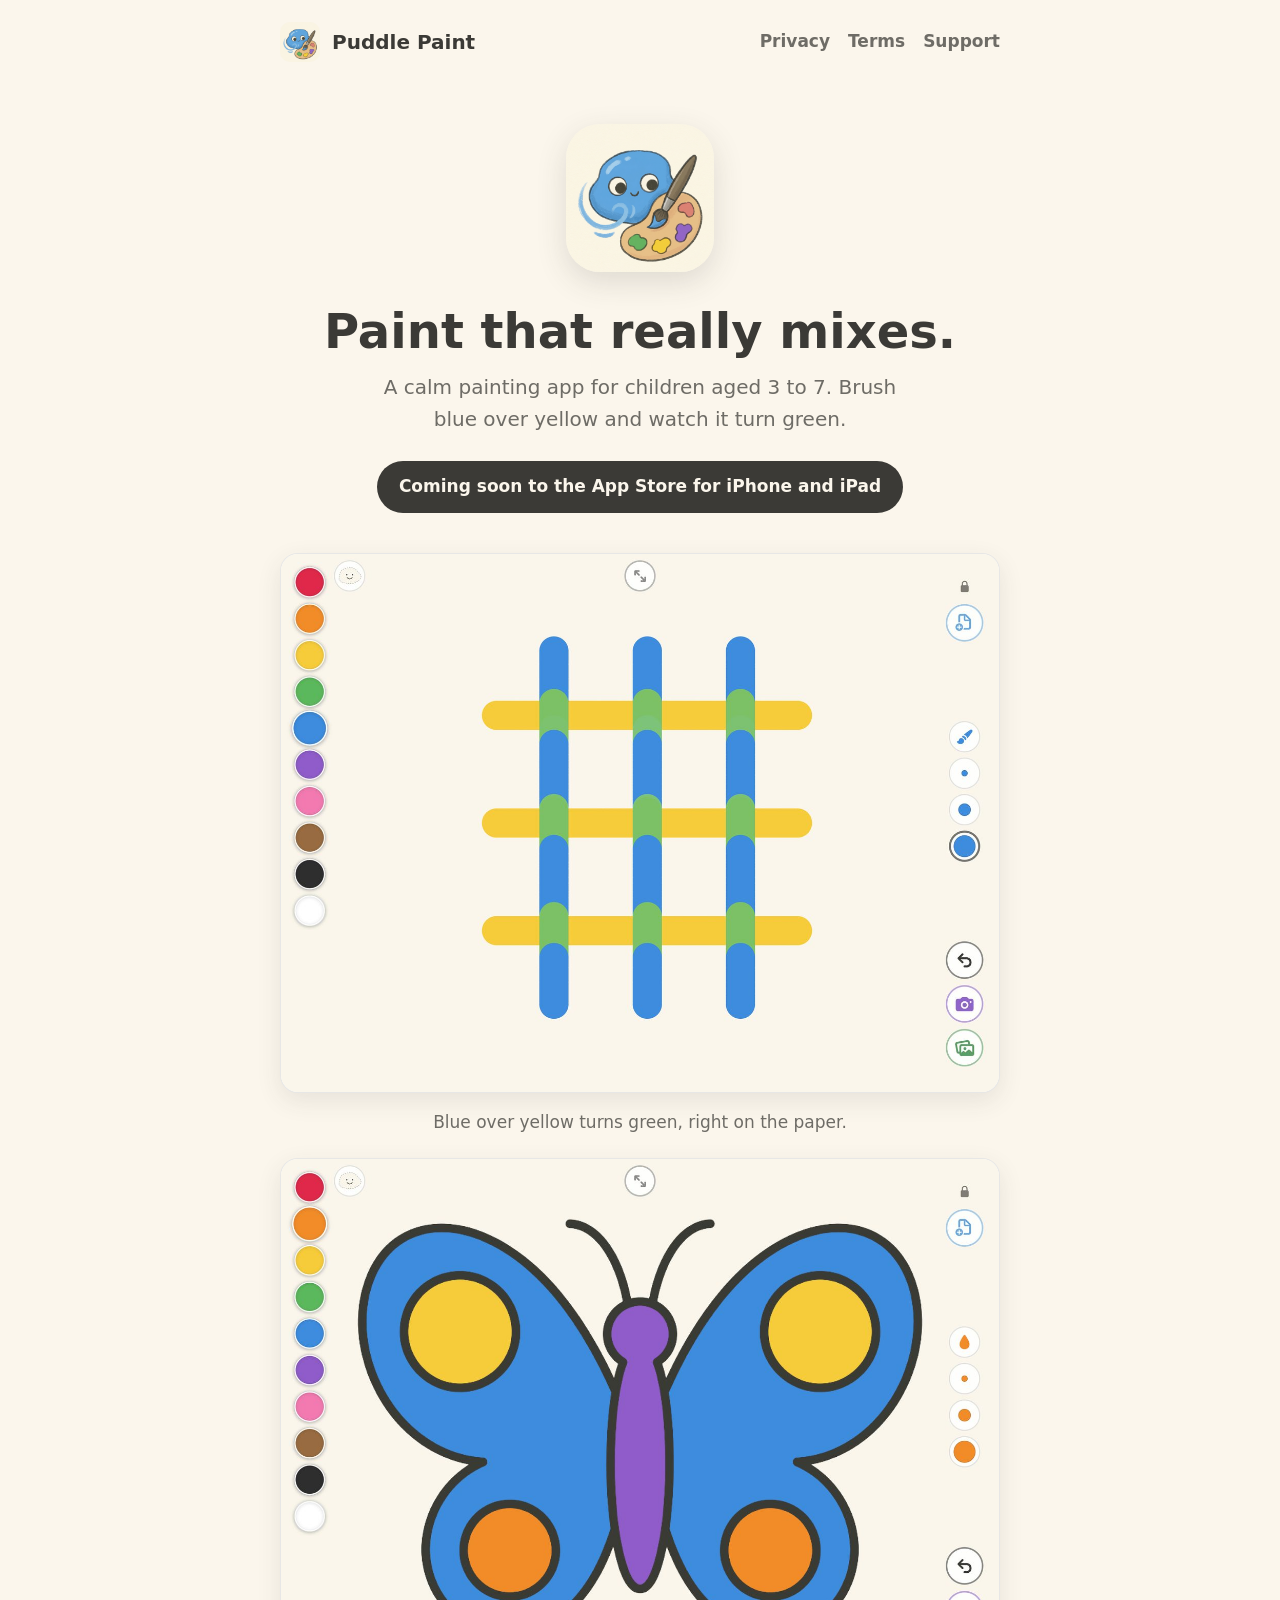
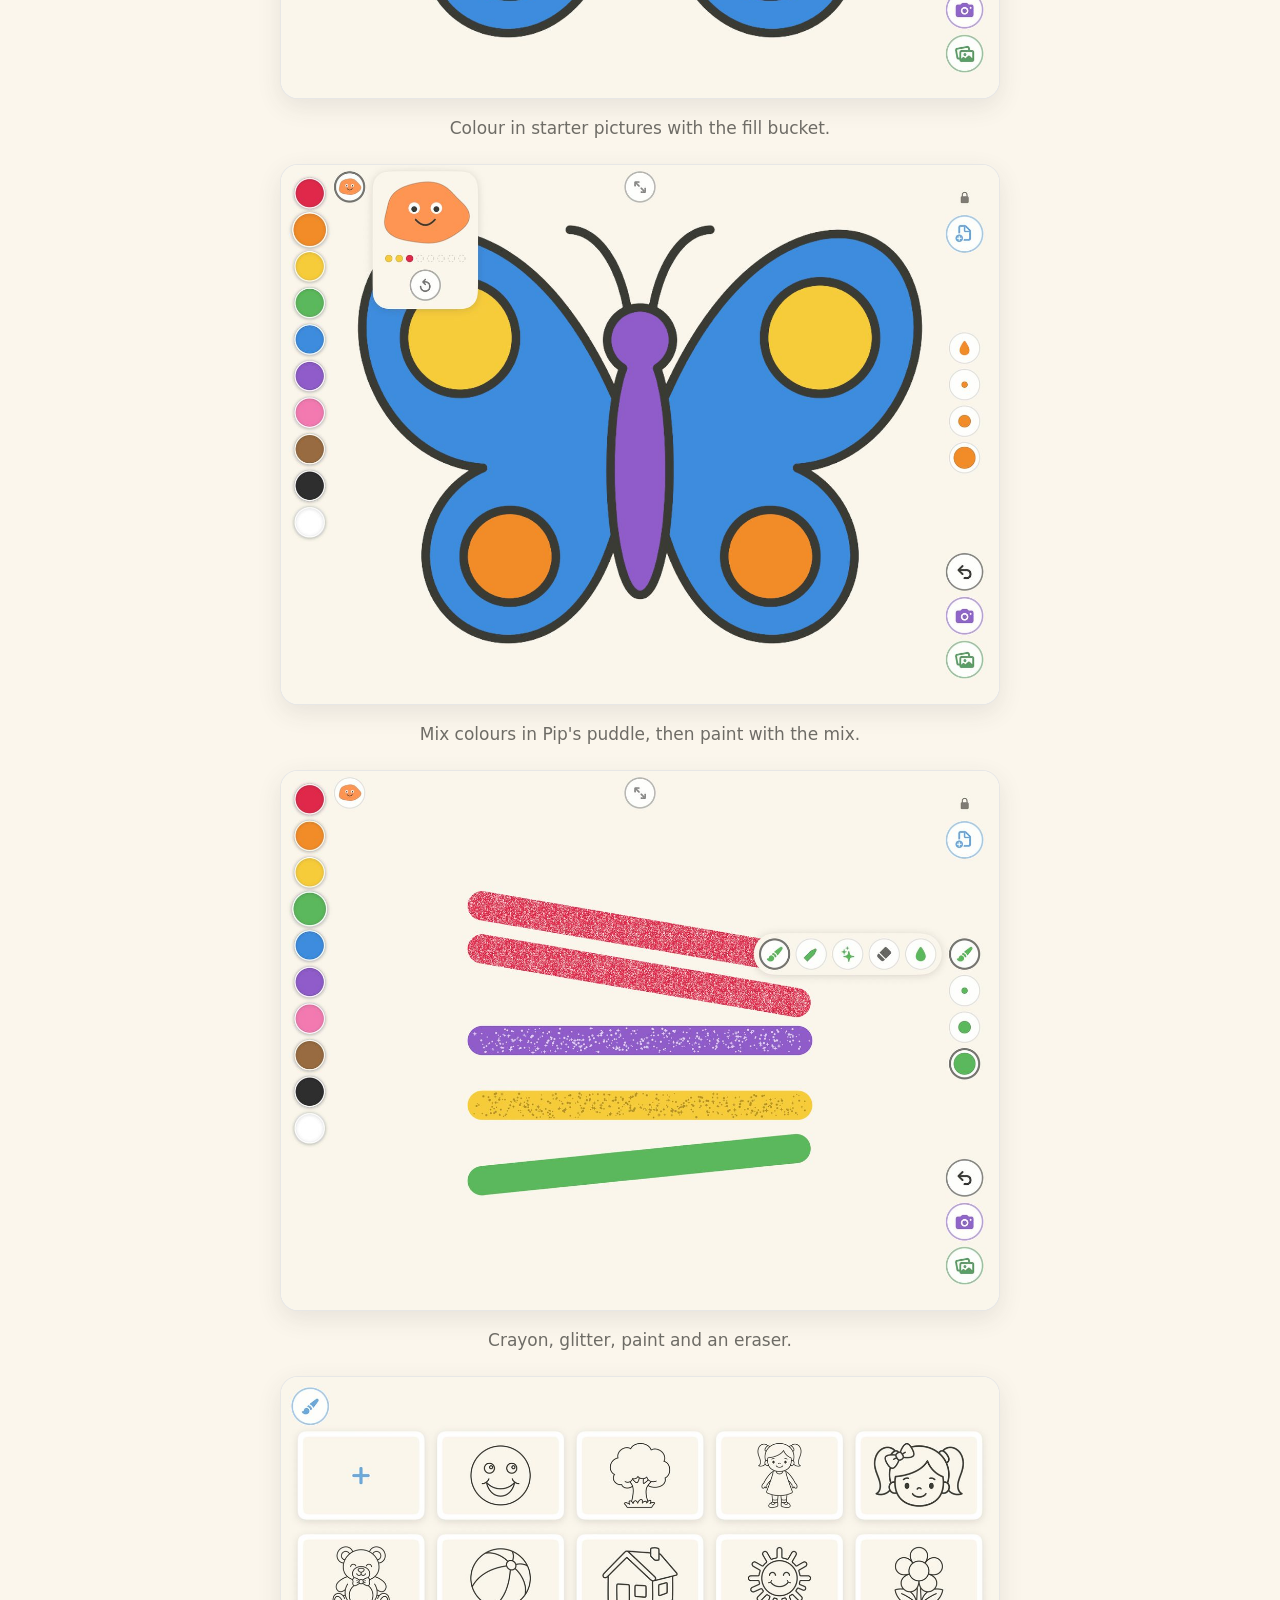
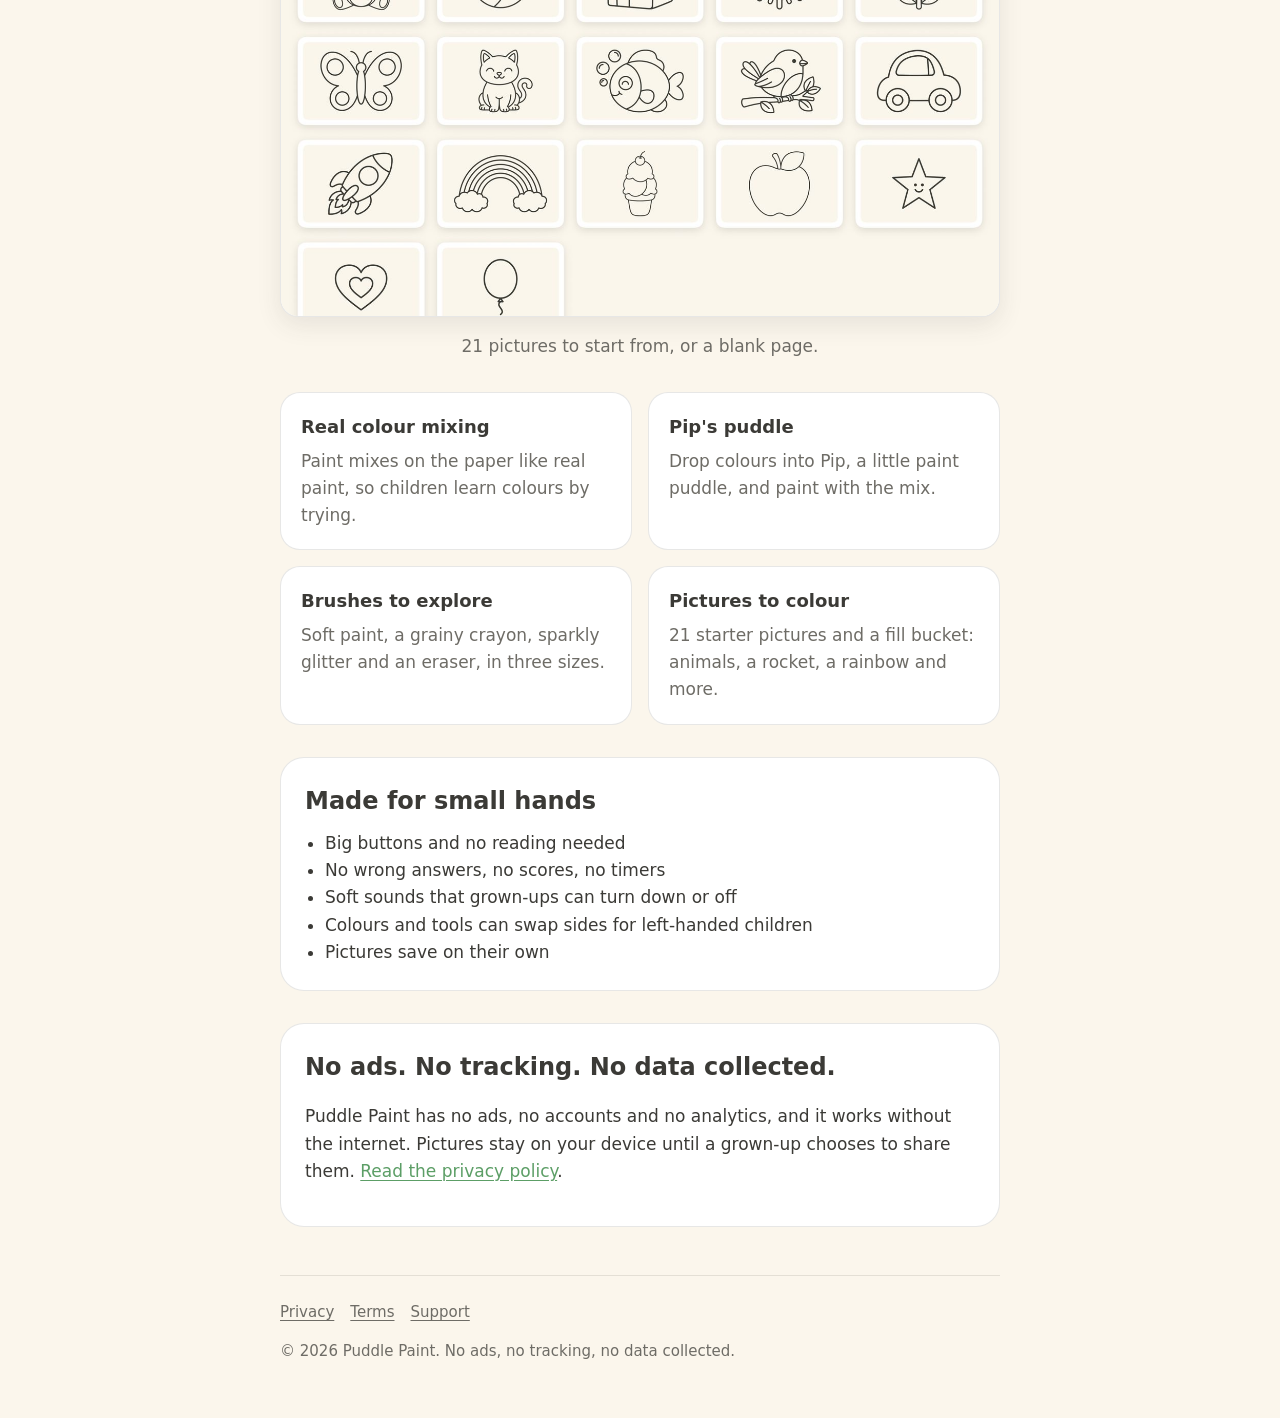
<file: index.html>
<!doctype html>
<html lang="en">
<head>
<meta charset="utf-8">
<meta name="viewport" content="width=device-width, initial-scale=1">
<title>Puddle Paint: a calm painting app for children</title>
<meta name="description" content="A calm, ad-free painting app for children aged 3 to 7, where paint really mixes. No ads, no tracking, no data collected.">
<link rel="canonical" href="https://delphidesigner.github.io/puddlepaint/">
<meta name="theme-color" content="#FBF6EC">
<meta property="og:type" content="website">
<meta property="og:site_name" content="Puddle Paint">
<meta property="og:title" content="Puddle Paint: a calm painting app for children">
<meta property="og:description" content="A calm, ad-free painting app for children aged 3 to 7, where paint really mixes. No ads, no tracking, no data collected.">
<meta property="og:url" content="https://delphidesigner.github.io/puddlepaint/">
<meta property="og:image" content="https://delphidesigner.github.io/puddlepaint/assets/og-image.jpg">
<meta property="og:image:width" content="1200">
<meta property="og:image:height" content="630">
<meta property="og:image:alt" content="A child's butterfly painting in Puddle Paint">
<meta name="twitter:card" content="summary_large_image">
<link rel="apple-touch-icon" href="assets/icon.png">
<script type="application/ld+json">{"@context": "https://schema.org", "@type": "MobileApplication", "name": "Puddle Paint", "operatingSystem": "iOS", "applicationCategory": "EducationalApplication", "description": "A calm, ad-free painting app for children aged 3 to 7, where paint really mixes. No ads, no tracking, no data collected.", "url": "https://delphidesigner.github.io/puddlepaint/", "image": "https://delphidesigner.github.io/puddlepaint/assets/icon.png", "offers": {"@type": "Offer", "price": "0", "priceCurrency": "USD"}, "audience": {"@type": "PeopleAudience", "suggestedMinAge": 3, "suggestedMaxAge": 7}}</script>
<link rel="icon" href="assets/favicon.png">
<link rel="stylesheet" href="assets/style.css">
</head>
<body>
<div class="wrap">
<header class="site">
  <a class="brand" href="index.html"><img src="assets/icon.png" alt="">Puddle Paint</a>
  <nav><a href="privacy.html">Privacy</a><a href="terms.html">Terms</a><a href="support.html">Support</a></nav>
</header>
<main>
<section class="hero">
  <img src="assets/icon.png" alt="The Puddle Paint app icon: Pip, a happy paint puddle, with a brush">
  <h1>Paint that really mixes.</h1>
  <p class="lead">A calm painting app for children aged 3 to 7. Brush blue over yellow and watch it turn green.</p>
  <span class="badge">Coming soon to the App Store for iPhone and iPad</span>
</section>
<section class="shots" aria-label="Screenshots">
  <figure>
    <picture>
      <source media="(min-width: 700px)" srcset="assets/screens/ipad-1-mixing.jpg">
      <img src="assets/screens/iphone-1-mixing.jpg" alt="Blue over yellow turns green, right on the paper." loading="lazy" width="1400" height="644">
    </picture>
    <figcaption>Blue over yellow turns green, right on the paper.</figcaption>
  </figure>
  <figure>
    <picture>
      <source media="(min-width: 700px)" srcset="assets/screens/ipad-2-colouring.jpg">
      <img src="assets/screens/iphone-2-colouring.jpg" alt="Colour in starter pictures with the fill bucket." loading="lazy" width="1400" height="644">
    </picture>
    <figcaption>Colour in starter pictures with the fill bucket.</figcaption>
  </figure>
  <figure>
    <picture>
      <source media="(min-width: 700px)" srcset="assets/screens/ipad-3-puddle.jpg">
      <img src="assets/screens/iphone-3-puddle.jpg" alt="Mix colours in Pip's puddle, then paint with the mix." loading="lazy" width="1400" height="644">
    </picture>
    <figcaption>Mix colours in Pip's puddle, then paint with the mix.</figcaption>
  </figure>
  <figure>
    <picture>
      <source media="(min-width: 700px)" srcset="assets/screens/ipad-4-brushes.jpg">
      <img src="assets/screens/iphone-4-brushes.jpg" alt="Crayon, glitter, paint and an eraser." loading="lazy" width="1400" height="644">
    </picture>
    <figcaption>Crayon, glitter, paint and an eraser.</figcaption>
  </figure>
  <figure>
    <picture>
      <source media="(min-width: 700px)" srcset="assets/screens/ipad-5-starters.jpg">
      <img src="assets/screens/iphone-5-starters.jpg" alt="21 pictures to start from, or a blank page." loading="lazy" width="1400" height="644">
    </picture>
    <figcaption>21 pictures to start from, or a blank page.</figcaption>
  </figure>
</section>
<section class="cards">
  <div class="card"><h3>Real colour mixing</h3><p>Paint mixes on the paper like real paint, so children learn colours by trying.</p></div>
  <div class="card"><h3>Pip's puddle</h3><p>Drop colours into Pip, a little paint puddle, and paint with the mix.</p></div>
  <div class="card"><h3>Brushes to explore</h3><p>Soft paint, a grainy crayon, sparkly glitter and an eraser, in three sizes.</p></div>
  <div class="card"><h3>Pictures to colour</h3><p>21 starter pictures and a fill bucket: animals, a rocket, a rainbow and more.</p></div>
</section>
<section class="promise">
  <h2 style="margin-top:0">Made for small hands</h2>
  <ul>
    <li>Big buttons and no reading needed</li>
    <li>No wrong answers, no scores, no timers</li>
    <li>Soft sounds that grown-ups can turn down or off</li>
    <li>Colours and tools can swap sides for left-handed children</li>
    <li>Pictures save on their own</li>
  </ul>
</section>
<section class="promise">
  <h2 style="margin-top:0">No ads. No tracking. No data collected.</h2>
  <p>Puddle Paint has no ads, no accounts and no analytics, and it works without the internet. Pictures stay on your device until a grown-up chooses to share them. <a href="privacy.html">Read the privacy policy</a>.</p>
</section>
</main>
<footer>
  <a href="privacy.html">Privacy</a><a href="terms.html">Terms</a><a href="support.html">Support</a>
  <p>© 2026 Puddle Paint. No ads, no tracking, no data collected.</p>
</footer>
</div>
</body>
</html>
</file>
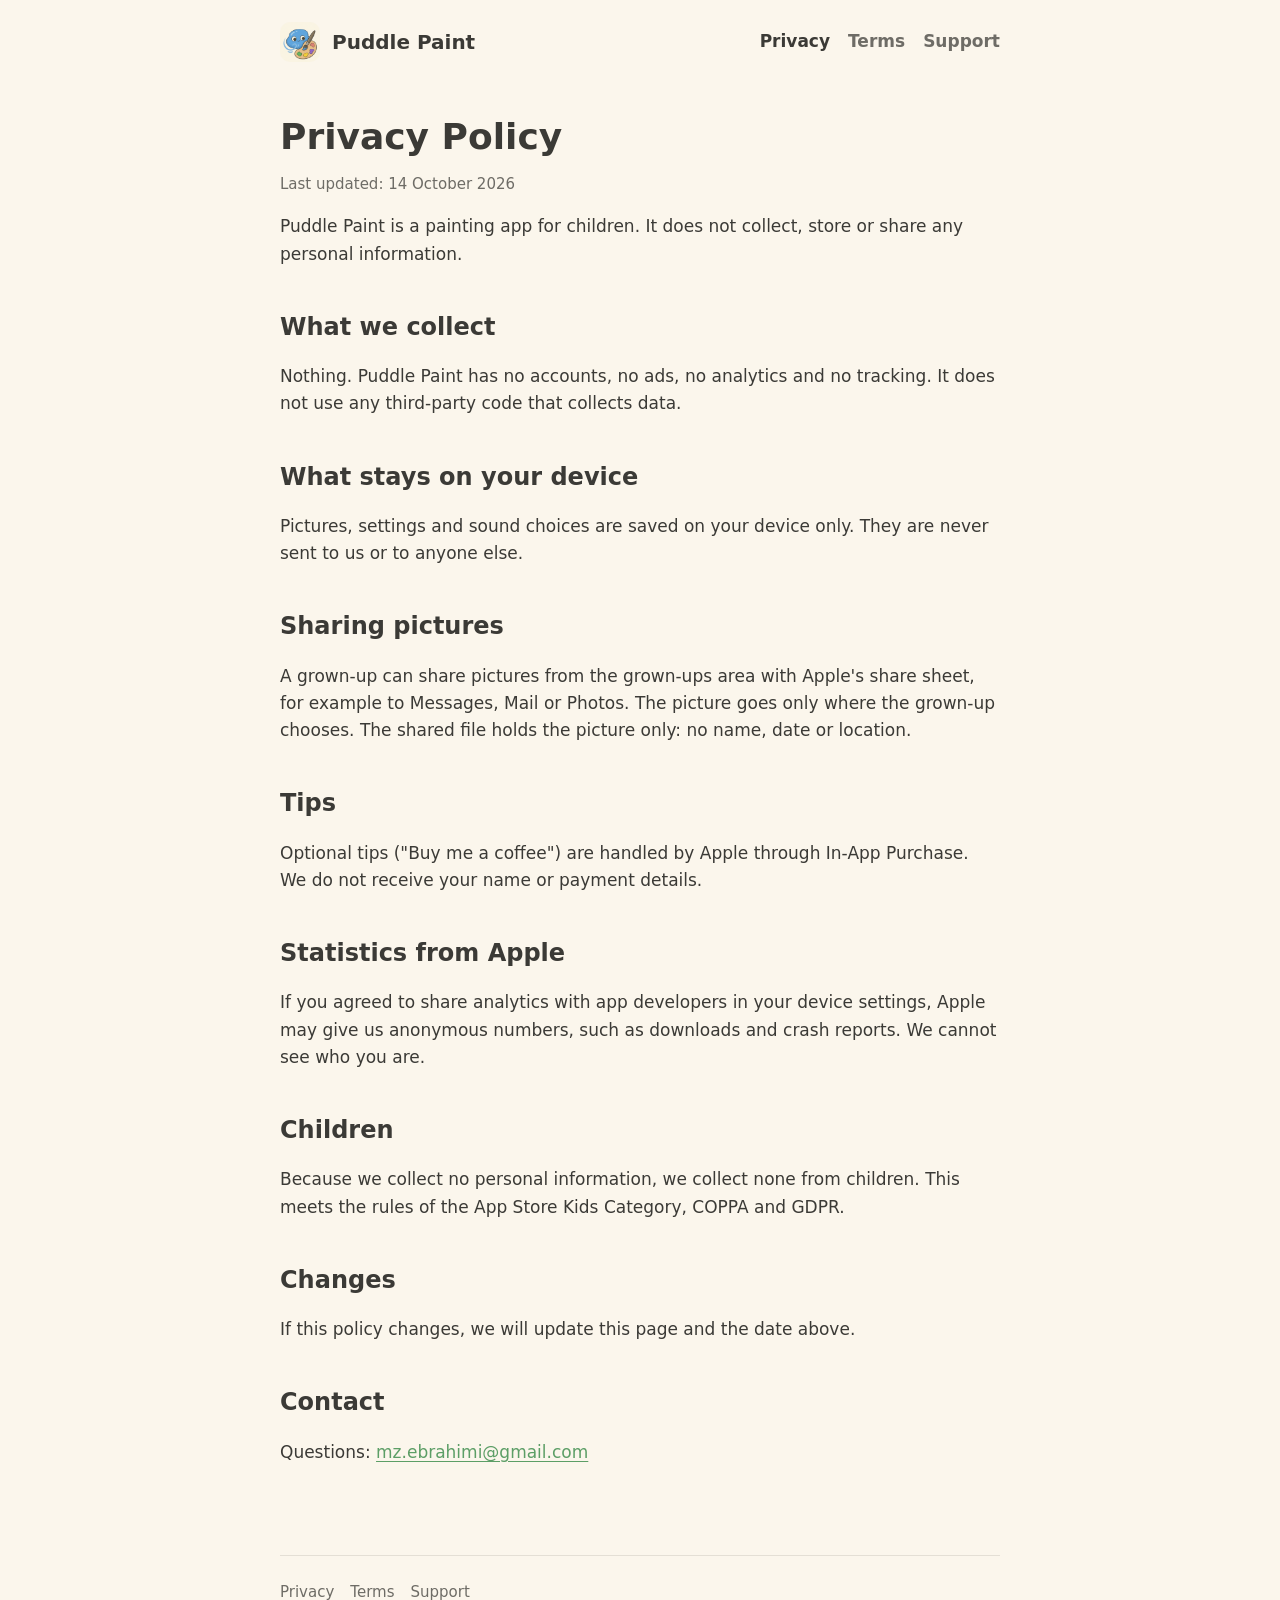
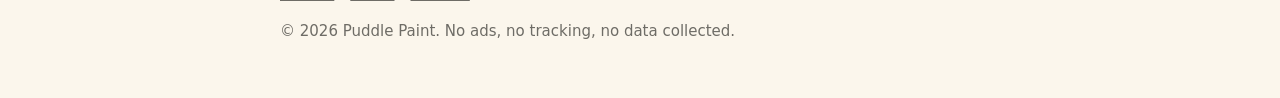
<file: privacy.html>
<!doctype html>
<html lang="en">
<head>
<meta charset="utf-8">
<meta name="viewport" content="width=device-width, initial-scale=1">
<title>Privacy Policy · Puddle Paint</title>
<meta name="description" content="Puddle Paint collects no data: no accounts, no ads, no analytics, no tracking.">
<link rel="canonical" href="https://delphidesigner.github.io/puddlepaint/privacy.html">
<meta name="theme-color" content="#FBF6EC">
<meta property="og:type" content="website">
<meta property="og:site_name" content="Puddle Paint">
<meta property="og:title" content="Privacy Policy · Puddle Paint">
<meta property="og:description" content="Puddle Paint collects no data: no accounts, no ads, no analytics, no tracking.">
<meta property="og:url" content="https://delphidesigner.github.io/puddlepaint/privacy.html">
<meta property="og:image" content="https://delphidesigner.github.io/puddlepaint/assets/og-image.jpg">
<meta property="og:image:width" content="1200">
<meta property="og:image:height" content="630">
<meta property="og:image:alt" content="A child's butterfly painting in Puddle Paint">
<meta name="twitter:card" content="summary_large_image">
<link rel="apple-touch-icon" href="assets/icon.png">
<link rel="icon" href="assets/favicon.png">
<link rel="stylesheet" href="assets/style.css">
</head>
<body>
<div class="wrap">
<header class="site">
  <a class="brand" href="index.html"><img src="assets/icon.png" alt="">Puddle Paint</a>
  <nav><a href="privacy.html" aria-current="page">Privacy</a><a href="terms.html">Terms</a><a href="support.html">Support</a></nav>
</header>
<article>
<h1>Privacy Policy</h1>
<p class="updated">Last updated: 14 October 2026</p>
<p>Puddle Paint is a painting app for children. It does not collect, store or share any personal information.</p>
<h2>What we collect</h2>
<p>Nothing. Puddle Paint has no accounts, no ads, no analytics and no tracking. It does not use any third-party code that collects data.</p>
<h2>What stays on your device</h2>
<p>Pictures, settings and sound choices are saved on your device only. They are never sent to us or to anyone else.</p>
<h2>Sharing pictures</h2>
<p>A grown-up can share pictures from the grown-ups area with Apple's share sheet, for example to Messages, Mail or Photos. The picture goes only where the grown-up chooses. The shared file holds the picture only: no name, date or location.</p>
<h2>Tips</h2>
<p>Optional tips ("Buy me a coffee") are handled by Apple through In-App Purchase. We do not receive your name or payment details.</p>
<h2>Statistics from Apple</h2>
<p>If you agreed to share analytics with app developers in your device settings, Apple may give us anonymous numbers, such as downloads and crash reports. We cannot see who you are.</p>
<h2>Children</h2>
<p>Because we collect no personal information, we collect none from children. This meets the rules of the App Store Kids Category, COPPA and GDPR.</p>
<h2>Changes</h2>
<p>If this policy changes, we will update this page and the date above.</p>
<h2>Contact</h2>
<p>Questions: <a href="mailto:mz.ebrahimi@gmail.com">mz.ebrahimi@gmail.com</a></p>
</article>
<footer>
  <a href="privacy.html">Privacy</a><a href="terms.html">Terms</a><a href="support.html">Support</a>
  <p>© 2026 Puddle Paint. No ads, no tracking, no data collected.</p>
</footer>
</div>
</body>
</html>
</file>
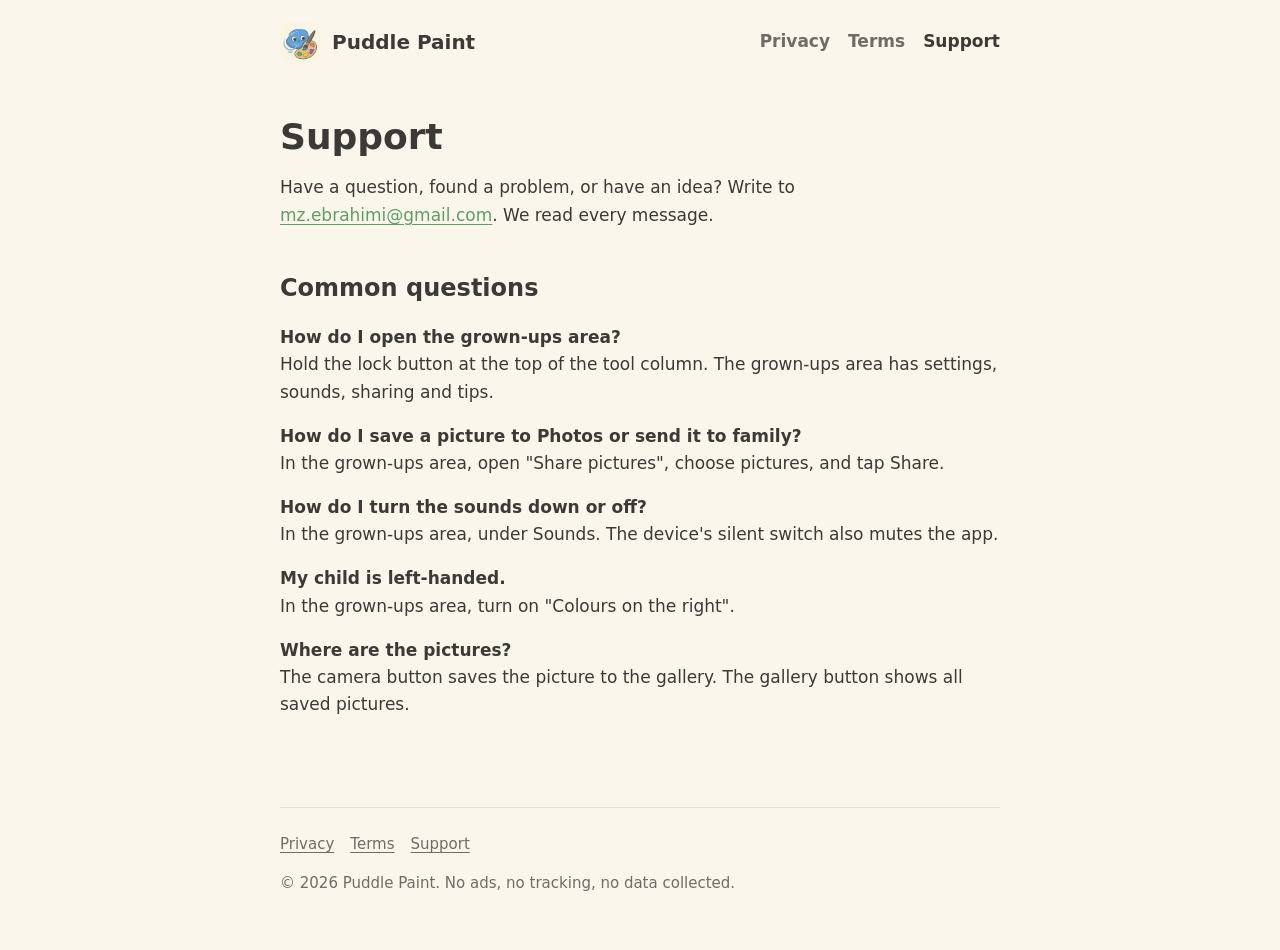
<file: support.html>
<!doctype html>
<html lang="en">
<head>
<meta charset="utf-8">
<meta name="viewport" content="width=device-width, initial-scale=1">
<title>Support · Puddle Paint</title>
<meta name="description" content="Help and contact for Puddle Paint, a calm painting app for children.">
<link rel="canonical" href="https://delphidesigner.github.io/puddlepaint/support.html">
<meta name="theme-color" content="#FBF6EC">
<meta property="og:type" content="website">
<meta property="og:site_name" content="Puddle Paint">
<meta property="og:title" content="Support · Puddle Paint">
<meta property="og:description" content="Help and contact for Puddle Paint, a calm painting app for children.">
<meta property="og:url" content="https://delphidesigner.github.io/puddlepaint/support.html">
<meta property="og:image" content="https://delphidesigner.github.io/puddlepaint/assets/og-image.jpg">
<meta property="og:image:width" content="1200">
<meta property="og:image:height" content="630">
<meta property="og:image:alt" content="A child's butterfly painting in Puddle Paint">
<meta name="twitter:card" content="summary_large_image">
<link rel="apple-touch-icon" href="assets/icon.png">
<link rel="icon" href="assets/favicon.png">
<link rel="stylesheet" href="assets/style.css">
</head>
<body>
<div class="wrap">
<header class="site">
  <a class="brand" href="index.html"><img src="assets/icon.png" alt="">Puddle Paint</a>
  <nav><a href="privacy.html">Privacy</a><a href="terms.html">Terms</a><a href="support.html" aria-current="page">Support</a></nav>
</header>
<article>
<h1>Support</h1>
<p>Have a question, found a problem, or have an idea? Write to <a href="mailto:mz.ebrahimi@gmail.com">mz.ebrahimi@gmail.com</a>. We read every message.</p>
<h2>Common questions</h2>
<p><strong>How do I open the grown-ups area?</strong><br>Hold the lock button at the top of the tool column. The grown-ups area has settings, sounds, sharing and tips.</p>
<p><strong>How do I save a picture to Photos or send it to family?</strong><br>In the grown-ups area, open "Share pictures", choose pictures, and tap Share.</p>
<p><strong>How do I turn the sounds down or off?</strong><br>In the grown-ups area, under Sounds. The device's silent switch also mutes the app.</p>
<p><strong>My child is left-handed.</strong><br>In the grown-ups area, turn on "Colours on the right".</p>
<p><strong>Where are the pictures?</strong><br>The camera button saves the picture to the gallery. The gallery button shows all saved pictures.</p>
</article>
<footer>
  <a href="privacy.html">Privacy</a><a href="terms.html">Terms</a><a href="support.html">Support</a>
  <p>© 2026 Puddle Paint. No ads, no tracking, no data collected.</p>
</footer>
</div>
</body>
</html>
</file>
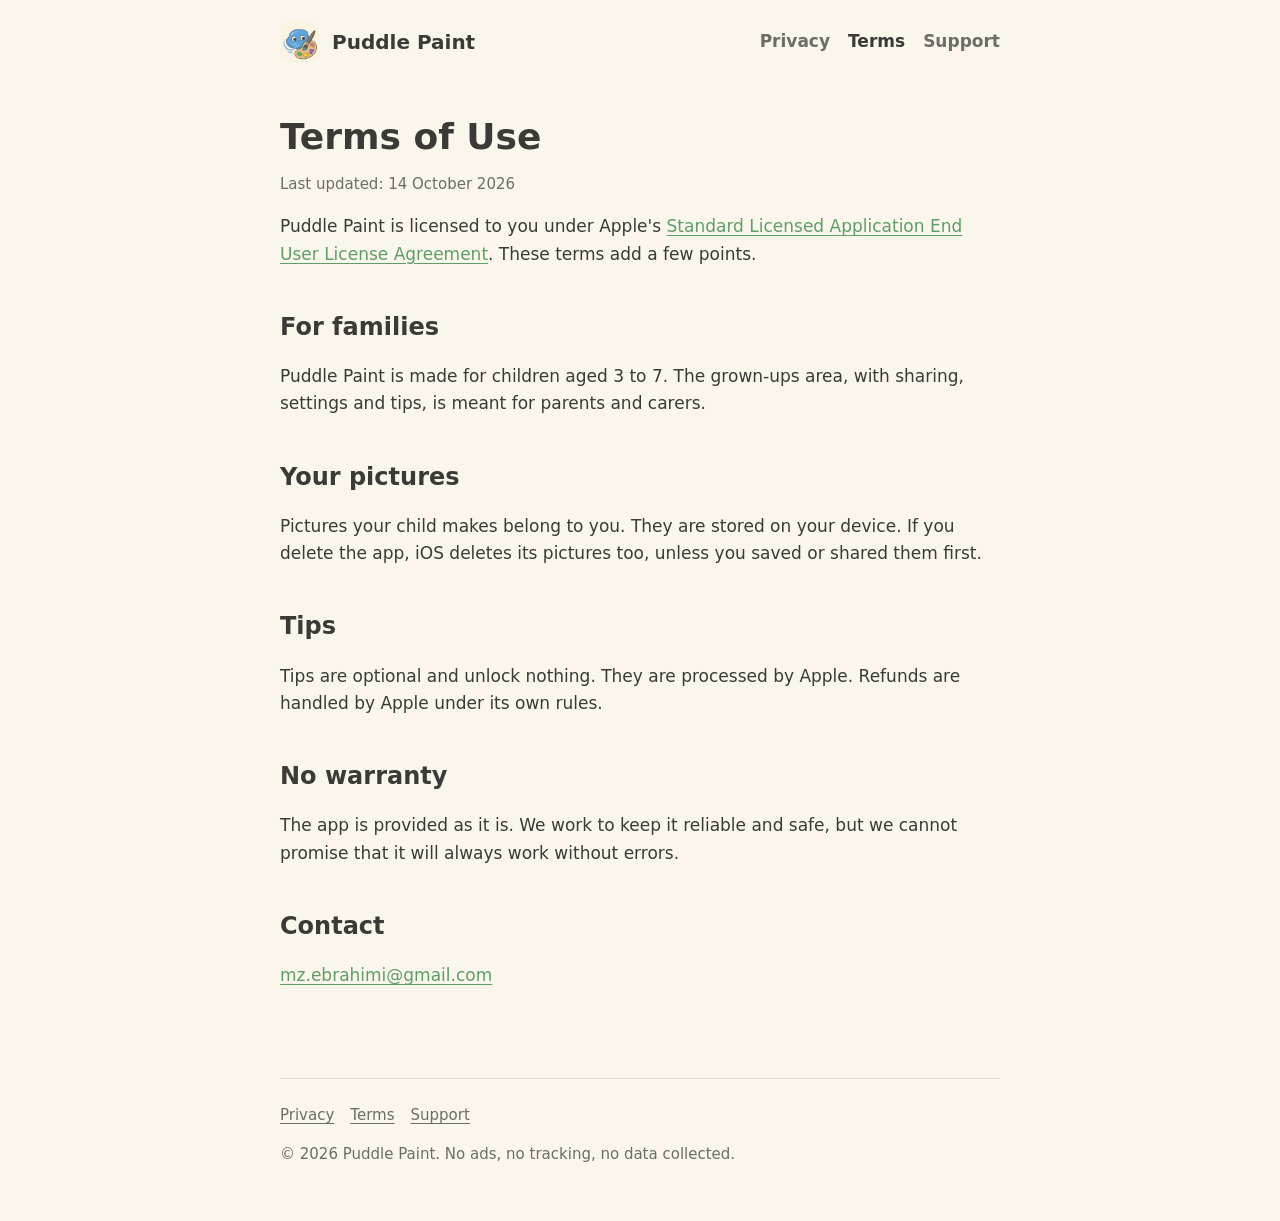
<file: terms.html>
<!doctype html>
<html lang="en">
<head>
<meta charset="utf-8">
<meta name="viewport" content="width=device-width, initial-scale=1">
<title>Terms of Use · Puddle Paint</title>
<meta name="description" content="Terms of use for Puddle Paint, a painting app for children.">
<link rel="canonical" href="https://delphidesigner.github.io/puddlepaint/terms.html">
<meta name="theme-color" content="#FBF6EC">
<meta property="og:type" content="website">
<meta property="og:site_name" content="Puddle Paint">
<meta property="og:title" content="Terms of Use · Puddle Paint">
<meta property="og:description" content="Terms of use for Puddle Paint, a painting app for children.">
<meta property="og:url" content="https://delphidesigner.github.io/puddlepaint/terms.html">
<meta property="og:image" content="https://delphidesigner.github.io/puddlepaint/assets/og-image.jpg">
<meta property="og:image:width" content="1200">
<meta property="og:image:height" content="630">
<meta property="og:image:alt" content="A child's butterfly painting in Puddle Paint">
<meta name="twitter:card" content="summary_large_image">
<link rel="apple-touch-icon" href="assets/icon.png">
<link rel="icon" href="assets/favicon.png">
<link rel="stylesheet" href="assets/style.css">
</head>
<body>
<div class="wrap">
<header class="site">
  <a class="brand" href="index.html"><img src="assets/icon.png" alt="">Puddle Paint</a>
  <nav><a href="privacy.html">Privacy</a><a href="terms.html" aria-current="page">Terms</a><a href="support.html">Support</a></nav>
</header>
<article>
<h1>Terms of Use</h1>
<p class="updated">Last updated: 14 October 2026</p>
<p>Puddle Paint is licensed to you under Apple's <a href="https://www.apple.com/legal/internet-services/itunes/dev/stdeula/">Standard Licensed Application End User License Agreement</a>. These terms add a few points.</p>
<h2>For families</h2>
<p>Puddle Paint is made for children aged 3 to 7. The grown-ups area, with sharing, settings and tips, is meant for parents and carers.</p>
<h2>Your pictures</h2>
<p>Pictures your child makes belong to you. They are stored on your device. If you delete the app, iOS deletes its pictures too, unless you saved or shared them first.</p>
<h2>Tips</h2>
<p>Tips are optional and unlock nothing. They are processed by Apple. Refunds are handled by Apple under its own rules.</p>
<h2>No warranty</h2>
<p>The app is provided as it is. We work to keep it reliable and safe, but we cannot promise that it will always work without errors.</p>
<h2>Contact</h2>
<p><a href="mailto:mz.ebrahimi@gmail.com">mz.ebrahimi@gmail.com</a></p>
</article>
<footer>
  <a href="privacy.html">Privacy</a><a href="terms.html">Terms</a><a href="support.html">Support</a>
  <p>© 2026 Puddle Paint. No ads, no tracking, no data collected.</p>
</footer>
</div>
</body>
</html>
</file>
<file: assets/style.css>
/* Puddle Paint site: the same paper-and-crayon look as the app. */
:root {
  --paper: #FBF6EC;
  --card: #FFFFFF;
  --ink: #3B3A36;
  --ink-soft: #6E6C66;
  --leaf: #5C9E66;
  --sky: #6BA8DB;
  --line: rgba(59, 58, 54, 0.12);
}
* { box-sizing: border-box; }
html { -webkit-text-size-adjust: 100%; }
body {
  margin: 0;
  background: var(--paper);
  color: var(--ink);
  font-family: ui-rounded, "SF Pro Rounded", "Nunito", system-ui, -apple-system, "Segoe UI", sans-serif;
  font-size: 17px;
  line-height: 1.6;
}
a { color: var(--leaf); text-underline-offset: 3px; }
a:hover { color: var(--ink); }
.wrap { max-width: 760px; margin: 0 auto; padding: 0 20px; }
header.site {
  display: flex; align-items: center; justify-content: space-between;
  gap: 16px; padding: 22px 0; flex-wrap: wrap;
}
.brand { display: flex; align-items: center; gap: 12px; color: var(--ink); text-decoration: none; font-weight: 700; font-size: 20px; }
.brand img { width: 40px; height: 40px; border-radius: 10px; }
nav a { margin-left: 18px; color: var(--ink-soft); text-decoration: none; font-weight: 600; }
nav a:first-child { margin-left: 0; }
nav a[aria-current="page"], nav a:hover { color: var(--ink); }
.hero { text-align: center; padding: 40px 0 24px; }
.hero img { width: 148px; height: 148px; border-radius: 34px; box-shadow: 0 10px 30px rgba(59,58,54,0.15); }
h1 { font-size: clamp(34px, 6vw, 48px); line-height: 1.15; margin: 24px 0 12px; }
h2 { font-size: 24px; margin: 40px 0 10px; }
.lead { font-size: 20px; color: var(--ink-soft); max-width: 560px; margin: 0 auto; }
.badge {
  display: inline-block; margin-top: 26px; padding: 12px 22px; border-radius: 999px;
  background: var(--ink); color: var(--paper); font-weight: 700; text-decoration: none;
}
.cards { display: grid; grid-template-columns: repeat(auto-fit, minmax(300px, 1fr)); gap: 16px; margin: 32px 0; }
.card { background: var(--card); border: 1px solid var(--line); border-radius: 20px; padding: 20px; }
.card h3 { margin: 0 0 6px; font-size: 18px; }
.card p { margin: 0; color: var(--ink-soft); }
.promise { background: var(--card); border-radius: 24px; padding: 24px; border: 1px solid var(--line); margin: 32px 0; }
.promise ul { margin: 8px 0 0; padding-left: 20px; }
article { padding: 8px 0 24px; }
article h1 { font-size: 36px; }
.updated { color: var(--ink-soft); font-size: 15px; }
footer { border-top: 1px solid var(--line); margin-top: 48px; padding: 24px 0 40px; color: var(--ink-soft); font-size: 15px; }
footer a { color: var(--ink-soft); margin-right: 16px; }

.shots { display: grid; gap: 22px; margin: 16px 0 8px; }
.shots figure { margin: 0; }
.shots img { width: 100%; height: auto; border-radius: 18px; border: 1px solid var(--line); box-shadow: 0 8px 24px rgba(59,58,54,0.10); background: var(--card); }
.shots figcaption { text-align: center; color: var(--ink-soft); margin-top: 8px; }
.notfound { text-align: center; padding: 60px 0 20px; }
.notfound img { width: 120px; height: 120px; border-radius: 28px; }
</file>
